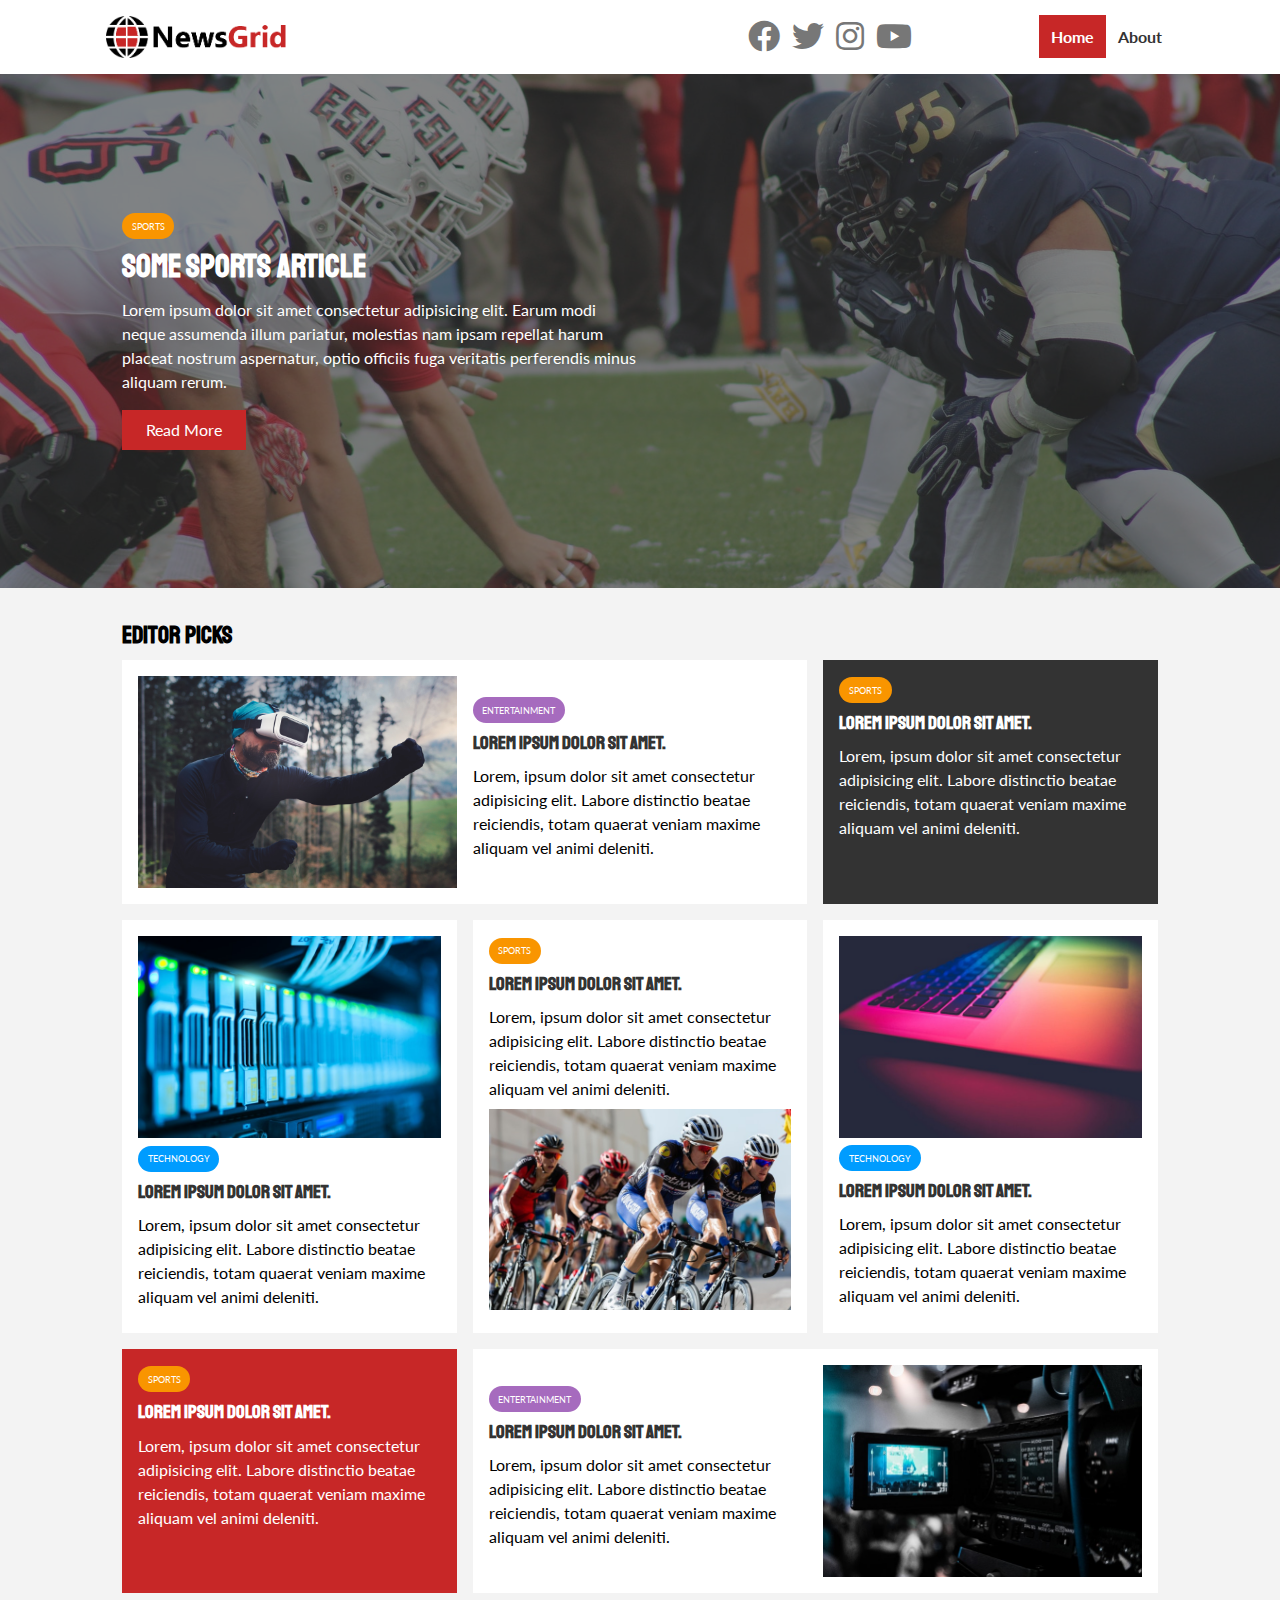
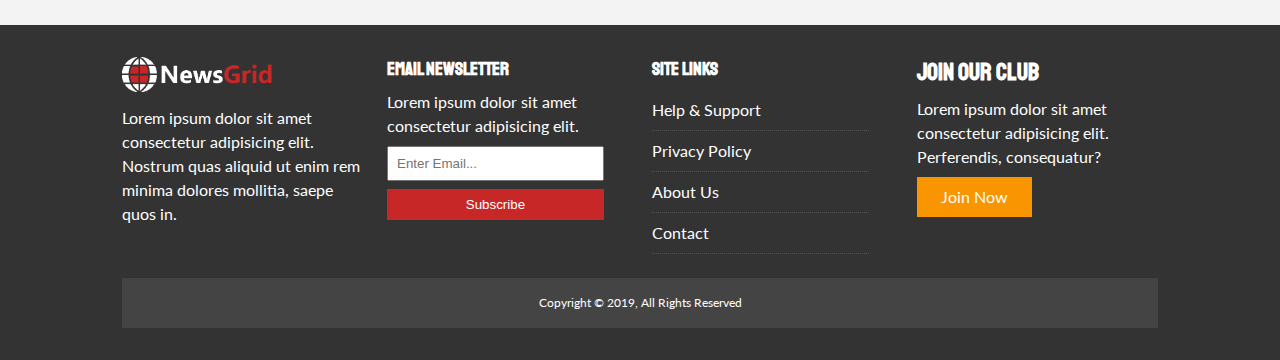
<file: index.html>
<!DOCTYPE html>
<html lang="en">
  <head>
    <meta charset="UTF-8" />
    <meta name="viewport" content="width=device-width, initial-scale=1.0" />
    <link
      href="https://fonts.googleapis.com/css2?family=Lato&family=Staatliches&display=swap"
      rel="stylesheet"
    />
    <link
      rel="stylesheet"
      href="https://cdnjs.cloudflare.com/ajax/libs/font-awesome/5.14.0/css/all.min.css"
    />
    <link rel="stylesheet" href="css/style.css" />
    <link
      rel="stylesheet"
      media="screen and (max-width: 768px)"
      href="css/mobile.css"
    />
    <link
      rel="icon"
      type="image/png"
      sizes="192x192"
      href="android-icon-36x36.png"
    />
    <title>NewsGrid | Latest News</title>
  </head>
  <body>
    <nav id="main-nav">
      <div class="container">
        <img src="img/logo.png" alt="NewsGrid" class="logo" />
        <div class="social">
          <a href="http://facebook.com" target="_blank"
            ><i class="fab fa-facebook fa-2x"></i>
          </a>
          <a href="http://twitter.com" target="_blank"
            ><i class="fab fa-twitter fa-2x"></i>
          </a>
          <a href="http://instagram.com" target="_blank"
            ><i class="fab fa-instagram fa-2x"></i>
          </a>
          <a href="http://youtube.com" target="_blank"
            ><i class="fab fa-youtube fa-2x"></i>
          </a>
        </div>
        <ul>
          <li><a class="current" href="index.html">Home</a></li>
          <li><a href="about.html">About</a></li>
        </ul>
      </div>
    </nav>
    <!-- Showcase -->
    <header id="showcase">
      <div class="container">
        <div class="showcase-container">
          <div class="showcase-content">
            <div class="category category-sports">Sports</div>
            <h1>Some Sports Article</h1>
            <p>
              Lorem ipsum dolor sit amet consectetur adipisicing elit. Earum
              modi neque assumenda illum pariatur, molestias nam ipsam repellat
              harum placeat nostrum aspernatur, optio officiis fuga veritatis
              perferendis minus aliquam rerum.
            </p>
            <a href="article.html" class="btn btn-primary">Read More</a>
          </div>
        </div>
      </div>
    </header>

    <!-- Home Articles -->
    <section id="home-articles" class="py-2">
      <div class="container">
        <h2>Editor Picks</h2>
        <div class="articles-container">
          <article class="card">
            <img src="img/articles/ent1.jpg" alt="" />
            <div>
              <div class="category category-ent">Entertainment</div>
              <h3>
                <a href="article.html">Lorem ipsum dolor sit amet.</a>
              </h3>
              <p>
                Lorem, ipsum dolor sit amet consectetur adipisicing elit. Labore
                distinctio beatae reiciendis, totam quaerat veniam maxime
                aliquam vel animi deleniti.
              </p>
            </div>
          </article>
          <article class="card bg-dark">
            <div class="category category-sports">Sports</div>
            <h3>
              <a href="article.html">Lorem ipsum dolor sit amet.</a>
            </h3>
            <p>
              Lorem, ipsum dolor sit amet consectetur adipisicing elit. Labore
              distinctio beatae reiciendis, totam quaerat veniam maxime aliquam
              vel animi deleniti.
            </p>
          </article>
          <article class="card">
            <img src="img/articles/tech1.jpg" alt="" />
            <div class="category category-tech">Technology</div>
            <h3>
              <a href="article.html">Lorem ipsum dolor sit amet.</a>
            </h3>
            <p>
              Lorem, ipsum dolor sit amet consectetur adipisicing elit. Labore
              distinctio beatae reiciendis, totam quaerat veniam maxime aliquam
              vel animi deleniti.
            </p>
          </article>
          <article class="card">
            <div class="category category-sports">Sports</div>
            <h3>
              <a href="article.html">Lorem ipsum dolor sit amet.</a>
            </h3>
            <p>
              Lorem, ipsum dolor sit amet consectetur adipisicing elit. Labore
              distinctio beatae reiciendis, totam quaerat veniam maxime aliquam
              vel animi deleniti.
            </p>
            <img src="img/articles/sports1.jpg" alt="" />
          </article>
          <article class="card">
            <img src="img/articles/tech2.jpg" alt="" />
            <div class="category category-tech">Technology</div>
            <h3>
              <a href="article.html">Lorem ipsum dolor sit amet.</a>
            </h3>
            <p>
              Lorem, ipsum dolor sit amet consectetur adipisicing elit. Labore
              distinctio beatae reiciendis, totam quaerat veniam maxime aliquam
              vel animi deleniti.
            </p>
          </article>
          <article class="card bg-primary">
            <div class="category category-sports">Sports</div>
            <h3>
              <a href="article.html">Lorem ipsum dolor sit amet.</a>
            </h3>
            <p>
              Lorem, ipsum dolor sit amet consectetur adipisicing elit. Labore
              distinctio beatae reiciendis, totam quaerat veniam maxime aliquam
              vel animi deleniti.
            </p>
          </article>
          <article class="card">
            <div>
              <div class="category category-ent">Entertainment</div>
              <h3>
                <a href="article.html">Lorem ipsum dolor sit amet.</a>
              </h3>
              <p>
                Lorem, ipsum dolor sit amet consectetur adipisicing elit. Labore
                distinctio beatae reiciendis, totam quaerat veniam maxime
                aliquam vel animi deleniti.
              </p>
            </div>
            <img src="img/articles/ent2.jpg" alt="" />
          </article>
        </div>
      </div>
    </section>

    <!-- Footer -->
    <footer>
      <div id="main-footer" class="py-2">
        <div class="container footer-container">
          <div>
            <img src="img/logo_light.png" alt="NewsGrid" />
            <p>
              Lorem ipsum dolor sit amet consectetur adipisicing elit. Nostrum
              quas aliquid ut enim rem minima dolores mollitia, saepe quos in.
            </p>
          </div>
            <div>
              <h3>Email Newsletter</h3>
              <p>Lorem ipsum dolor sit amet consectetur adipisicing elit.</p>
              <form name="contact" method="post" data-netlify='true'>
                <input type="email" name="email" placeholder="Enter Email...">
                <input type="submit" value="Subscribe" class="btn btn-primary">
              </form>
            </div>
            <div>
              <h3>Site Links</h3>
              <ul class="list">
                <li><a href="#">Help & Support</a></li>
                <li><a href="#">Privacy Policy</a></li>
                <li><a href="about.html">About Us</a></li>
                <li><a href="#">Contact</a></li>
              </ul>
            </div>
            <div>
              <h2>Join Our Club</h2>
              <p>Lorem ipsum dolor sit amet consectetur adipisicing elit. Perferendis, consequatur?</p>
              <a href="#" class="btn btn-secondary">Join Now</a>
            </div>
            <div>
              <p>Copyright &copy; 2019, All Rights Reserved </p>
            </div>
          </div>
        </div>
      </div>

    </footer>
  </body>
</html>
</file>
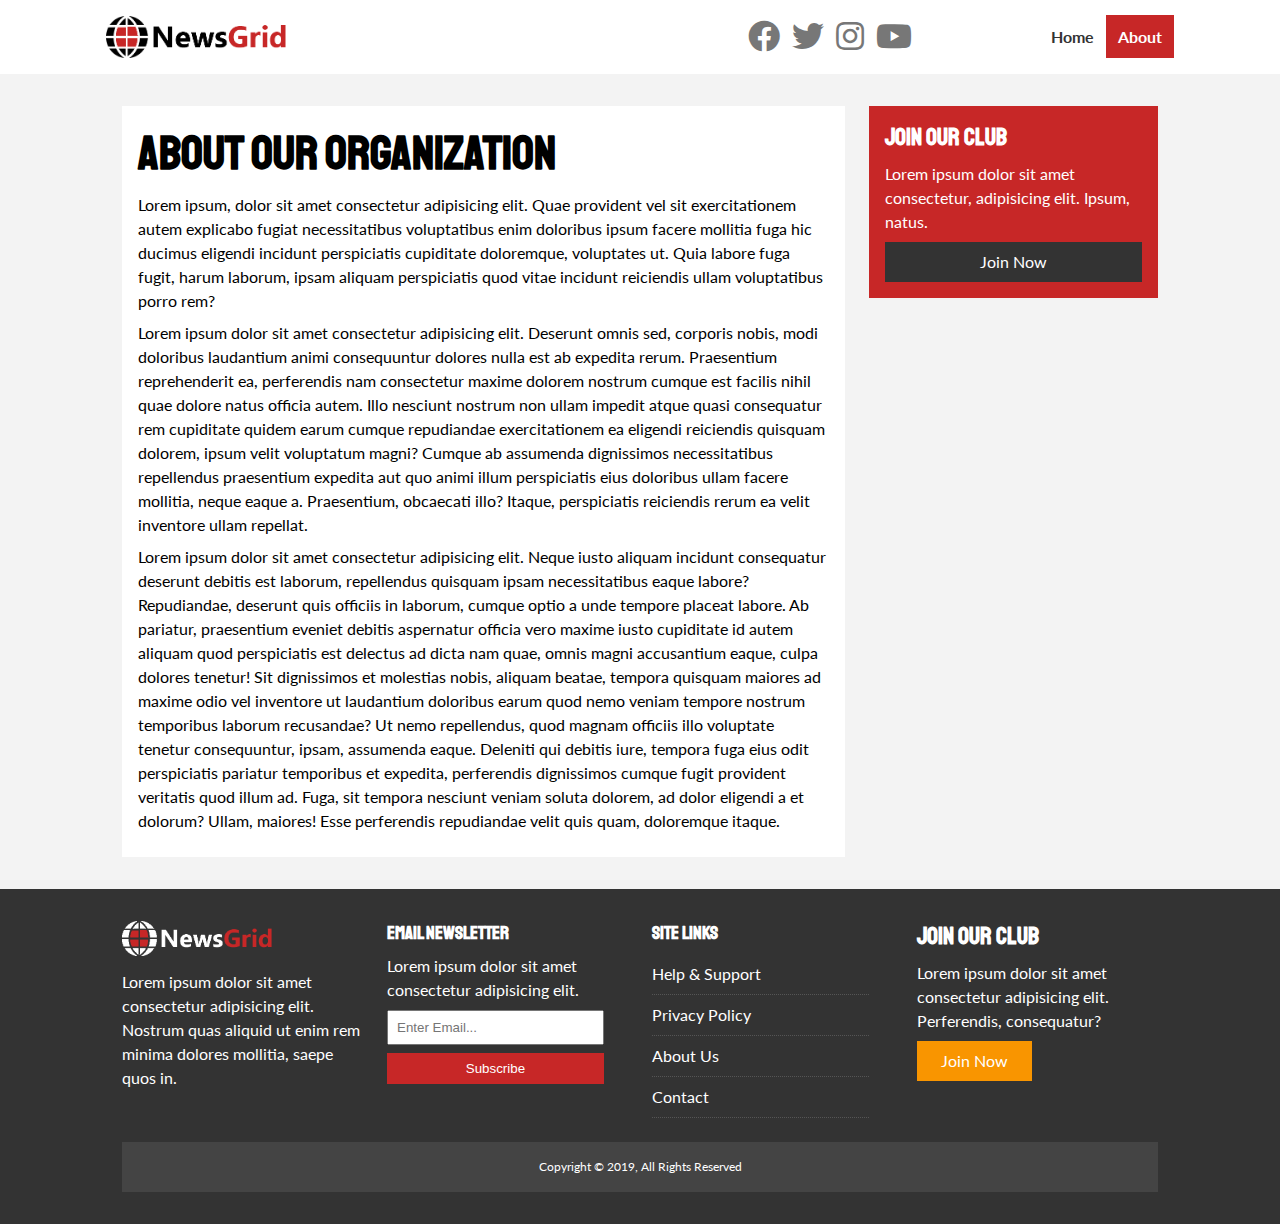
<file: about.html>
<!DOCTYPE html>
<html lang="en">
  <head>
    <meta charset="UTF-8" />
    <meta name="viewport" content="width=device-width, initial-scale=1.0" />
    <link
      href="https://fonts.googleapis.com/css2?family=Lato&family=Staatliches&display=swap"
      rel="stylesheet"
    />
    <link
      rel="stylesheet"
      href="https://cdnjs.cloudflare.com/ajax/libs/font-awesome/5.14.0/css/all.min.css"
    />
    <link rel="stylesheet" href="css/style.css" />
    <link
      rel="stylesheet"
      media="screen and (max-width: 768px)"
      href="css/mobile.css"
    />
    <link
      rel="icon"
      type="image/png"
      sizes="192x192"
      href="android-icon-36x36.png"
    />
    <title>NewsGrid | About</title>
  </head>
  <body>
    <nav id="main-nav">
      <div class="container">
        <img src="img/logo.png" alt="NewsGrid" class="logo" />
        <div class="social">
          <a href="http://facebook.com" target="_blank"
            ><i class="fab fa-facebook fa-2x"></i>
          </a>
          <a href="http://twitter.com" target="_blank"
            ><i class="fab fa-twitter fa-2x"></i>
          </a>
          <a href="http://instagram.com" target="_blank"
            ><i class="fab fa-instagram fa-2x"></i>
          </a>
          <a href="http://youtube.com" target="_blank"
            ><i class="fab fa-youtube fa-2x"></i>
          </a>
        </div>
        <ul>
          <li><a  href="index.html">Home</a></li>
          <li><a class="current" href="about.html">About</a></li>
        </ul>
      </div>
    </nav>
   
    <section id="about">
      <div class="container">
        <div class="page-container">
          <article class="card">
            <h1 class="l-heading">About Our Organization</h1>
            <p>Lorem ipsum, dolor sit amet consectetur adipisicing elit. Quae provident vel sit exercitationem autem explicabo fugiat necessitatibus voluptatibus enim doloribus ipsum facere mollitia fuga hic ducimus eligendi incidunt perspiciatis cupiditate doloremque, voluptates ut. Quia labore fuga fugit, harum laborum, ipsam aliquam perspiciatis quod vitae incidunt reiciendis ullam voluptatibus porro rem?</p>
            <p>Lorem ipsum dolor sit amet consectetur adipisicing elit. Deserunt omnis sed, corporis nobis, modi doloribus laudantium animi consequuntur dolores nulla est ab expedita rerum. Praesentium reprehenderit ea, perferendis nam consectetur maxime dolorem nostrum cumque est facilis nihil quae dolore natus officia autem. Illo nesciunt nostrum non ullam impedit atque quasi consequatur rem cupiditate quidem earum cumque repudiandae exercitationem ea eligendi reiciendis quisquam dolorem, ipsum velit voluptatum magni? Cumque ab assumenda dignissimos necessitatibus repellendus praesentium expedita aut quo animi illum perspiciatis eius doloribus ullam facere mollitia, neque eaque a. Praesentium, obcaecati illo? Itaque, perspiciatis reiciendis rerum ea velit inventore ullam repellat.</p>
         <p>Lorem ipsum dolor sit amet consectetur adipisicing elit. Neque iusto aliquam incidunt consequatur deserunt debitis est laborum, repellendus quisquam ipsam necessitatibus eaque labore? Repudiandae, deserunt quis officiis in laborum, cumque optio a unde tempore placeat labore. Ab pariatur, praesentium eveniet debitis aspernatur officia vero maxime iusto cupiditate id autem aliquam quod perspiciatis est delectus ad dicta nam quae, omnis magni accusantium eaque, culpa dolores tenetur! Sit dignissimos et molestias nobis, aliquam beatae, tempora quisquam maiores ad maxime odio vel inventore ut laudantium doloribus earum quod nemo veniam tempore nostrum temporibus laborum recusandae? Ut nemo repellendus, quod magnam officiis illo voluptate tenetur consequuntur, ipsam, assumenda eaque. Deleniti qui debitis iure, tempora fuga eius odit perspiciatis pariatur temporibus et expedita, perferendis dignissimos cumque fugit provident veritatis quod illum ad. Fuga, sit tempora nesciunt veniam soluta dolorem, ad dolor eligendi a et dolorum? Ullam, maiores! Esse perferendis repudiandae velit quis quam, doloremque itaque.</p>
          </article>
          <aside class="card bg-primary">
            <h2>Join Our Club</h2>
            <p>Lorem ipsum dolor sit amet consectetur, adipisicing elit. Ipsum, natus.</p>
            <a href="#" class="btn btn-dark btn-block">Join Now</a>
          </aside>
        </div>
      </div>
    </section>

    <!-- Footer -->
    <footer>
      <div id="main-footer" class="py-2">
        <div class="container footer-container">
          <div>
            <img src="img/logo_light.png" alt="NewsGrid" />
            <p>
              Lorem ipsum dolor sit amet consectetur adipisicing elit. Nostrum
              quas aliquid ut enim rem minima dolores mollitia, saepe quos in.
            </p>
          </div>
            <div>
              <h3>Email Newsletter</h3>
              <p>Lorem ipsum dolor sit amet consectetur adipisicing elit.</p>
              <form name="contact" method="post" data-netlify='true'>
                <input type="email" name="email" placeholder="Enter Email...">
                <input type="submit" value="Subscribe" class="btn btn-primary">
              </form>
            </div>
            <div>
              <h3>Site Links</h3>
              <ul class="list">
                <li><a href="#">Help & Support</a></li>
                <li><a href="#">Privacy Policy</a></li>
                <li><a href="#">About Us</a></li>
                <li><a href="#">Contact</a></li>
              </ul>
            </div>
            <div>
              <h2>Join Our Club</h2>
              <p>Lorem ipsum dolor sit amet consectetur adipisicing elit. Perferendis, consequatur?</p>
              <a href="#" class="btn btn-secondary">Join Now</a>
            </div>
            <div>
              <p>Copyright &copy; 2019, All Rights Reserved </p>
            </div>
          </div>
        </div>
      </div>

    </footer>
  </body>
</html>
</file>
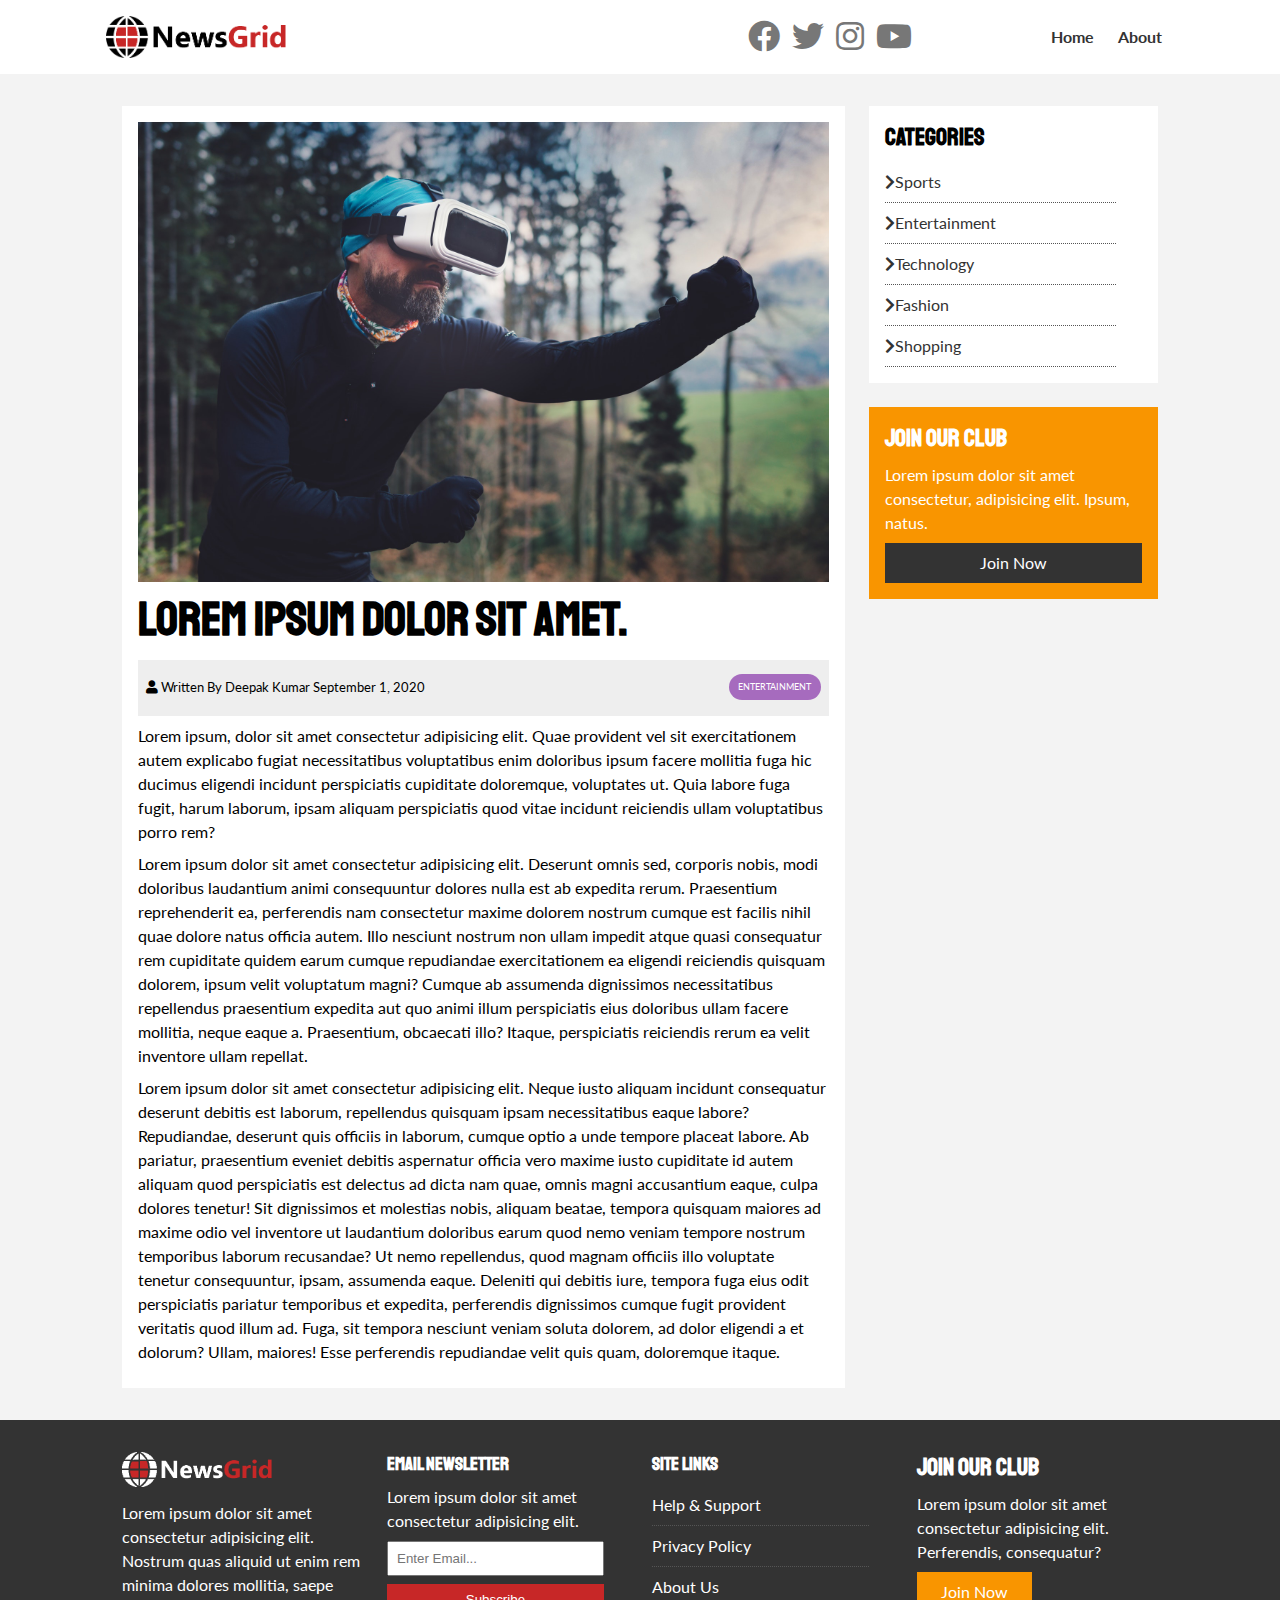
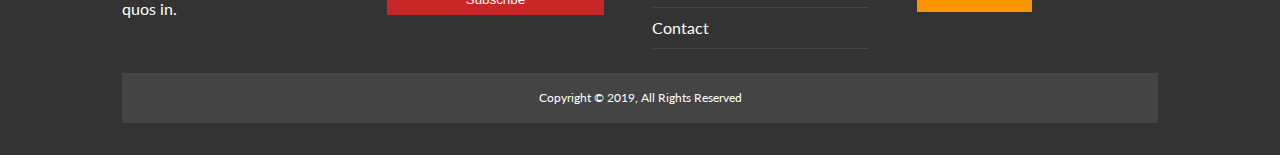
<file: article.html>
<!DOCTYPE html>
<html lang="en">
  <head>
    <meta charset="UTF-8" />
    <meta name="viewport" content="width=device-width, initial-scale=1.0" />
    <link
      href="https://fonts.googleapis.com/css2?family=Lato&family=Staatliches&display=swap"
      rel="stylesheet"
    />
    <link
      rel="stylesheet"
      href="https://cdnjs.cloudflare.com/ajax/libs/font-awesome/5.14.0/css/all.min.css"
    />
    <link rel="stylesheet" href="css/style.css" />
    <link
      rel="stylesheet"
      media="screen and (max-width: 768px)"
      href="css/mobile.css"
    />
    <link
      rel="icon"
      type="image/png"
      sizes="192x192"
      href="android-icon-36x36.png"
    />
    <title>NewsGrid | Latest News</title>
  </head>
  <body>
    <nav id="main-nav">
      <div class="container">
        <img src="img/logo.png" alt="NewsGrid" class="logo" />
        <div class="social">
          <a href="http://facebook.com" target="_blank"
            ><i class="fab fa-facebook fa-2x"></i>
          </a>
          <a href="http://twitter.com" target="_blank"
            ><i class="fab fa-twitter fa-2x"></i>
          </a>
          <a href="http://instagram.com" target="_blank"
            ><i class="fab fa-instagram fa-2x"></i>
          </a>
          <a href="http://youtube.com" target="_blank"
            ><i class="fab fa-youtube fa-2x"></i>
          </a>
        </div>
        <ul>
          <li><a  href="index.html">Home</a></li>
          <li><a  href="about.html">About</a></li>
        </ul>
      </div>
    </nav>
   
    <section id="article">
      <div class="container">
        <div class="page-container">
          <article class="card">
            <img src="img/articles/ent1.jpg" alt="">
            <h1 class="l-heading">Lorem ipsum dolor sit amet.</h1>
            <div class="meta">
              <small>
                <i class="fas fa-user"></i> Written By Deepak Kumar September 1, 2020
              </small>
              <div class="category category-ent">Entertainment</div>
            </div>
            <p>Lorem ipsum, dolor sit amet consectetur adipisicing elit. Quae provident vel sit exercitationem autem explicabo fugiat necessitatibus voluptatibus enim doloribus ipsum facere mollitia fuga hic ducimus eligendi incidunt perspiciatis cupiditate doloremque, voluptates ut. Quia labore fuga fugit, harum laborum, ipsam aliquam perspiciatis quod vitae incidunt reiciendis ullam voluptatibus porro rem?</p>
            <p>Lorem ipsum dolor sit amet consectetur adipisicing elit. Deserunt omnis sed, corporis nobis, modi doloribus laudantium animi consequuntur dolores nulla est ab expedita rerum. Praesentium reprehenderit ea, perferendis nam consectetur maxime dolorem nostrum cumque est facilis nihil quae dolore natus officia autem. Illo nesciunt nostrum non ullam impedit atque quasi consequatur rem cupiditate quidem earum cumque repudiandae exercitationem ea eligendi reiciendis quisquam dolorem, ipsum velit voluptatum magni? Cumque ab assumenda dignissimos necessitatibus repellendus praesentium expedita aut quo animi illum perspiciatis eius doloribus ullam facere mollitia, neque eaque a. Praesentium, obcaecati illo? Itaque, perspiciatis reiciendis rerum ea velit inventore ullam repellat.</p>
         <p>Lorem ipsum dolor sit amet consectetur adipisicing elit. Neque iusto aliquam incidunt consequatur deserunt debitis est laborum, repellendus quisquam ipsam necessitatibus eaque labore? Repudiandae, deserunt quis officiis in laborum, cumque optio a unde tempore placeat labore. Ab pariatur, praesentium eveniet debitis aspernatur officia vero maxime iusto cupiditate id autem aliquam quod perspiciatis est delectus ad dicta nam quae, omnis magni accusantium eaque, culpa dolores tenetur! Sit dignissimos et molestias nobis, aliquam beatae, tempora quisquam maiores ad maxime odio vel inventore ut laudantium doloribus earum quod nemo veniam tempore nostrum temporibus laborum recusandae? Ut nemo repellendus, quod magnam officiis illo voluptate tenetur consequuntur, ipsam, assumenda eaque. Deleniti qui debitis iure, tempora fuga eius odit perspiciatis pariatur temporibus et expedita, perferendis dignissimos cumque fugit provident veritatis quod illum ad. Fuga, sit tempora nesciunt veniam soluta dolorem, ad dolor eligendi a et dolorum? Ullam, maiores! Esse perferendis repudiandae velit quis quam, doloremque itaque.</p>
          </article>
          <aside id="categories" class="card">
            <h2>Categories</h2>
            <ul class="list">
              <li>
                <a href="#">
                  <i class="fas fa-chevron-right">
                  </i>Sports
                </a>
              </li>
              <li>
                <a href="#">
                  <i class="fas fa-chevron-right">
                  </i>Entertainment
                </a>
              </li>
              <li>
                <a href="#">
                  <i class="fas fa-chevron-right">
                  </i>Technology
                </a>
              </li>
              <li>
                <a href="#">
                  <i class="fas fa-chevron-right">
                  </i>Fashion
                </a>
              </li>
              <li>
                <a href="#">
                  <i class="fas fa-chevron-right">
                  </i>Shopping
                </a>
              </li>
            </ul>
          </aside>
          <aside class="card bg-secondary">
            <h2>Join Our Club</h2>
            <p>Lorem ipsum dolor sit amet consectetur, adipisicing elit. Ipsum, natus.</p>
            <a href="#" class="btn btn-dark btn-block">Join Now</a>
          </aside>
        </div>
      </div>
    </section>

    <!-- Footer -->
    <footer>
      <div id="main-footer" class="py-2">
        <div class="container footer-container">
          <div>
            <img src="img/logo_light.png" alt="NewsGrid" />
            <p>
              Lorem ipsum dolor sit amet consectetur adipisicing elit. Nostrum
              quas aliquid ut enim rem minima dolores mollitia, saepe quos in.
            </p>
          </div>
            <div>
              <h3>Email Newsletter</h3>
              <p>Lorem ipsum dolor sit amet consectetur adipisicing elit.</p>
              <form name="contact" method="post" data-netlify='true'>
                <input type="email" name="email" placeholder="Enter Email...">
                <input type="submit" value="Subscribe" class="btn btn-primary">
              </form>
            </div>
            <div>
              <h3>Site Links</h3>
              <ul class="list">
                <li><a href="#">Help & Support</a></li>
                <li><a href="#">Privacy Policy</a></li>
                <li><a href="#">About Us</a></li>
                <li><a href="#">Contact</a></li>
              </ul>
            </div>
            <div>
              <h2>Join Our Club</h2>
              <p>Lorem ipsum dolor sit amet consectetur adipisicing elit. Perferendis, consequatur?</p>
              <a href="#" class="btn btn-secondary">Join Now</a>
            </div>
            <div>
              <p>Copyright &copy; 2019, All Rights Reserved </p>
            </div>
          </div>
        </div>
      </div>

    </footer>
  </body>
</html>
</file>
<file: css/style.css>
:root {
  --primary-color: #c72727;
  --secondary-color: #f99500;
  --light-color: #f3f3f3;
  --dark-color: #333;
  --max-width: 1100px;
}

.category {
  --sports-color: #f99500;
  --ent-color: #a66bbe;
  --tech-color: #009cff;
}
* {
  margin: 0;
  padding: 0;
  box-sizing: border-box;
}
body {
  font-family: "Lato", sans-serif;
  line-height: 1.5;
  background: var(--light-color);
}
a {
  color: #333;
  text-decoration: none;
}

ul {
  list-style: none;
}
p {
  margin: 0.5rem 0;
}

img {
  width: 100%;
}
h1,
h2,
h3,
h4,
h5,
h6 {
  font-family: "Staatliches", cursive;
  margin-bottom: 0.55rem;
  line-height: 1.3;
}

/* Utility */
.container {
  max-width: var(--max-width);
  margin: auto;
  padding: 0 2rem;
  overflow: hidden;
}

.category {
  display: inline-block;
  color: #fff;
  font-size: 0.55rem;
  text-transform: uppercase;
  padding: 0.4rem 0.6rem;
  border-radius: 15px;
  margin-bottom: 0.5rem;
}
.category-sports {
  background: var(--sports-color);
}
.category-ent {
  background: var(--ent-color);
}
.category-tech {
  background: var(--tech-color);
}
.btn {
  display: inline-block;
  border: none;
  background: var(--dark-color);
  color: #fff;
  padding: 0.5rem 1.5rem;
}
.btn-light {
  background: var(--light-color);
}
.btn-primary {
  background: var(--primary-color);
}
.btn-secondary {
  background: var(--secondary-color);
}

.btn-block {
  display: block;
  width: 100%;
  text-align: center;
}

.btn:hover {
  opacity: 0.9;
}
.card {
  background: #fff;
  padding: 1rem;
}
.bg-dark {
  background: var(--dark-color);
  color: #fff;
}
.bg-primary {
  background: var(--primary-color);
  color: #fff;
}
.bg-secondary {
  background: var(--secondary-color);
  color: #fff;
}

.bg-dark h1,
.bg-dark h2,
.bg-dark h3,
.bg-dark a,
.bg-primary h1,
.bg-primary h2,
.bg-primary h3,
.bg-primary a,
.bg-secondary h1,
.bg-secondary h2,
.bg-secondary h3,
.bg-secondary a {
  color: #fff;
}

.py-1 {
  padding: 1.5rem 0;
}
.py-2 {
  padding: 2rem 0;
}
.py-3 {
  padding: 3rem 0;
}
.p-1 {
  padding: 1.5rem;
}
.p-2 {
  padding: 2rem;
}
.p-3 {
  padding: 3rem;
}
.list li {
  padding: 0.5rem 0;
  border-bottom: #555 dotted 1px;
  width: 90%;
}

.list li a:hover {
  color: var(--primary-color) !important;
}

/* Inner page grid container */
.page-container {
  display: grid;
  grid-template-columns: 5fr 2fr;
  margin: 2rem 0rem;
  grid-gap: 1.5rem;
}

.page-container > *:first-child {
  grid-row: 1 / span 3;
}
.l-heading {
  font-size: 3rem;
}

/* Navigation */
#main-nav {
  background: #fff;
  position: sticky;
  top: 0;
  z-index: 2;
}

#main-nav .container {
  display: grid;
  grid-template-columns: 6fr 3fr 2fr;
  padding: 1rem;
  align-items: center;
}
#main-nav .logo {
  width: 180px;
}

#main-nav ul {
  justify-self: end;
  display: flex;
}

#main-nav ul li a {
  padding: 0.75rem;
  font-weight: bold;
}
#main-nav ul li a.current {
  background: var(--primary-color);
  color: #fff;
}
#main-nav ul li a:hover {
  background: var(--light-color);
  color: var(--dark-color);
}

#main-nav .social {
  justify-self: center;
}
#main-nav .social i {
  color: #777;
  margin-right: 0.5rem;
}

/* showcase */
#showcase {
  color: #fff;
  background: #333;
  padding: 2rem;
  position: relative;
}

#showcase:before {
  content: "";
  background: url("../img/featured.jpg") no-repeat center center/cover;
  position: absolute;
  top: 0;
  left: 0;
  width: 100%;
  height: 100%;
  opacity: 0.4;
}

#showcase .showcase-container {
  display: grid;
  grid-template-columns: repeat(2, 1fr);
  justify-content: center;
  align-items: center;
  height: 50vh;
}

#showcase .showcase-content {
  z-index: 1;
}
#showcase .showcase-content p {
  margin-bottom: 1rem;
}

/* Home Articles */
#home-articles .articles-container {
  display: grid;
  grid-template-columns: repeat(3, 1fr);
  grid-gap: 1rem;
}

/* * means that any direct(>) element that is the first child of the .article-container  */
#home-articles .articles-container > *:first-child,
#home-articles .articles-container > *:last-child {
  display: grid;
  grid-template-columns: repeat(2, 1fr);
  grid-gap: 1rem;
  align-items: center;
  grid-column: 1 / span 2;
}

#home-articles .articles-container > *:last-child {
  grid-column: 2 / span 2;
}

#article .meta {
  display: flex;
  justify-content: space-between;
  align-items: center;
  background: #eee;
  padding: 0.5rem;
}

#article .meta .category {
  margin-top: 0.4rem;
}

/* Footer */
#main-footer {
  background: var(--dark-color);
  color: #fff;
}

#main-footer img {
  width: 150px;
}
#main-footer a {
  color: #fff;
}
#main-footer .footer-container {
  display: grid;
  grid-template-columns: repeat(4, 1fr);
  grid-gap: 1.5rem;
}
#main-footer .footer-container > *:last-child {
  background: #444;
  grid-column: 1 / span 4;
  text-align: center;
  padding: 0.5rem;
  font-size: 0.75rem;
}

/* Type Email will specify to apply the mentioned styling on that type only */
#main-footer .footer-container input[type="email"] {
  width: 90%;
  padding: 0.5rem;
  margin-bottom: 0.5rem;
}

#main-footer .footer-container input[type="submit"] {
  width: 90%;
}
</file>
<file: css/mobile.css>
/* Navigation */
#main-nav .social {
  display: none;
}

#main-nav .container {
  grid-template-columns: 1fr;
  grid-gap: 1.2rem;
}
#main-nav ul,
#main-nav .logo {
  justify-self: center;
}
#main-nav ul li a {
  padding: 0.5rem;
}

#home-articles .articles-container {
  grid-template-columns: repeat(2, 1fr);
}
#home-articles .articles-container > *:first-child,
#home-articles .articles-container > *:last-child {
  grid-template-columns: 1fr;
  grid-column: 1;
}

@media (max-width: 600px) {
  /* Stack Grid Items */
  #showcase .showcase-container,
  #home-articles .articles-container,
  #main-footer .footer-container {
    grid-template-columns: 1fr;
  }

  #main-footer .footer-container > *:last-child {
    grid-column: 1;
  }
  /* #main-footer .footer-container > * {
    border-bottom: #444 dotted 1px;
    padding-bottom: 1rem;
  } */

  #main-footer .footer-container > *:first-child,
  #main-footer .footer-container > *:nth-child(2) {
    border-bottom: #444 dotted 1px;
    padding-bottom: 1rem;
  }

  /* #main-footer .footer-container > *:last-child,
  #main-footer .footer-container > *:nth-child(3),
  #main-footer .footer-container > *:nth-child(4) {
    border: none;
  } */

  .page-container {
    grid-template-columns: 1fr;
    text-align: center;
  }
  .page-container > *:first-child {
    grid-row: 1;
  }

  .l-heading {
    font-size: 2rem;
  }
}
</file>
